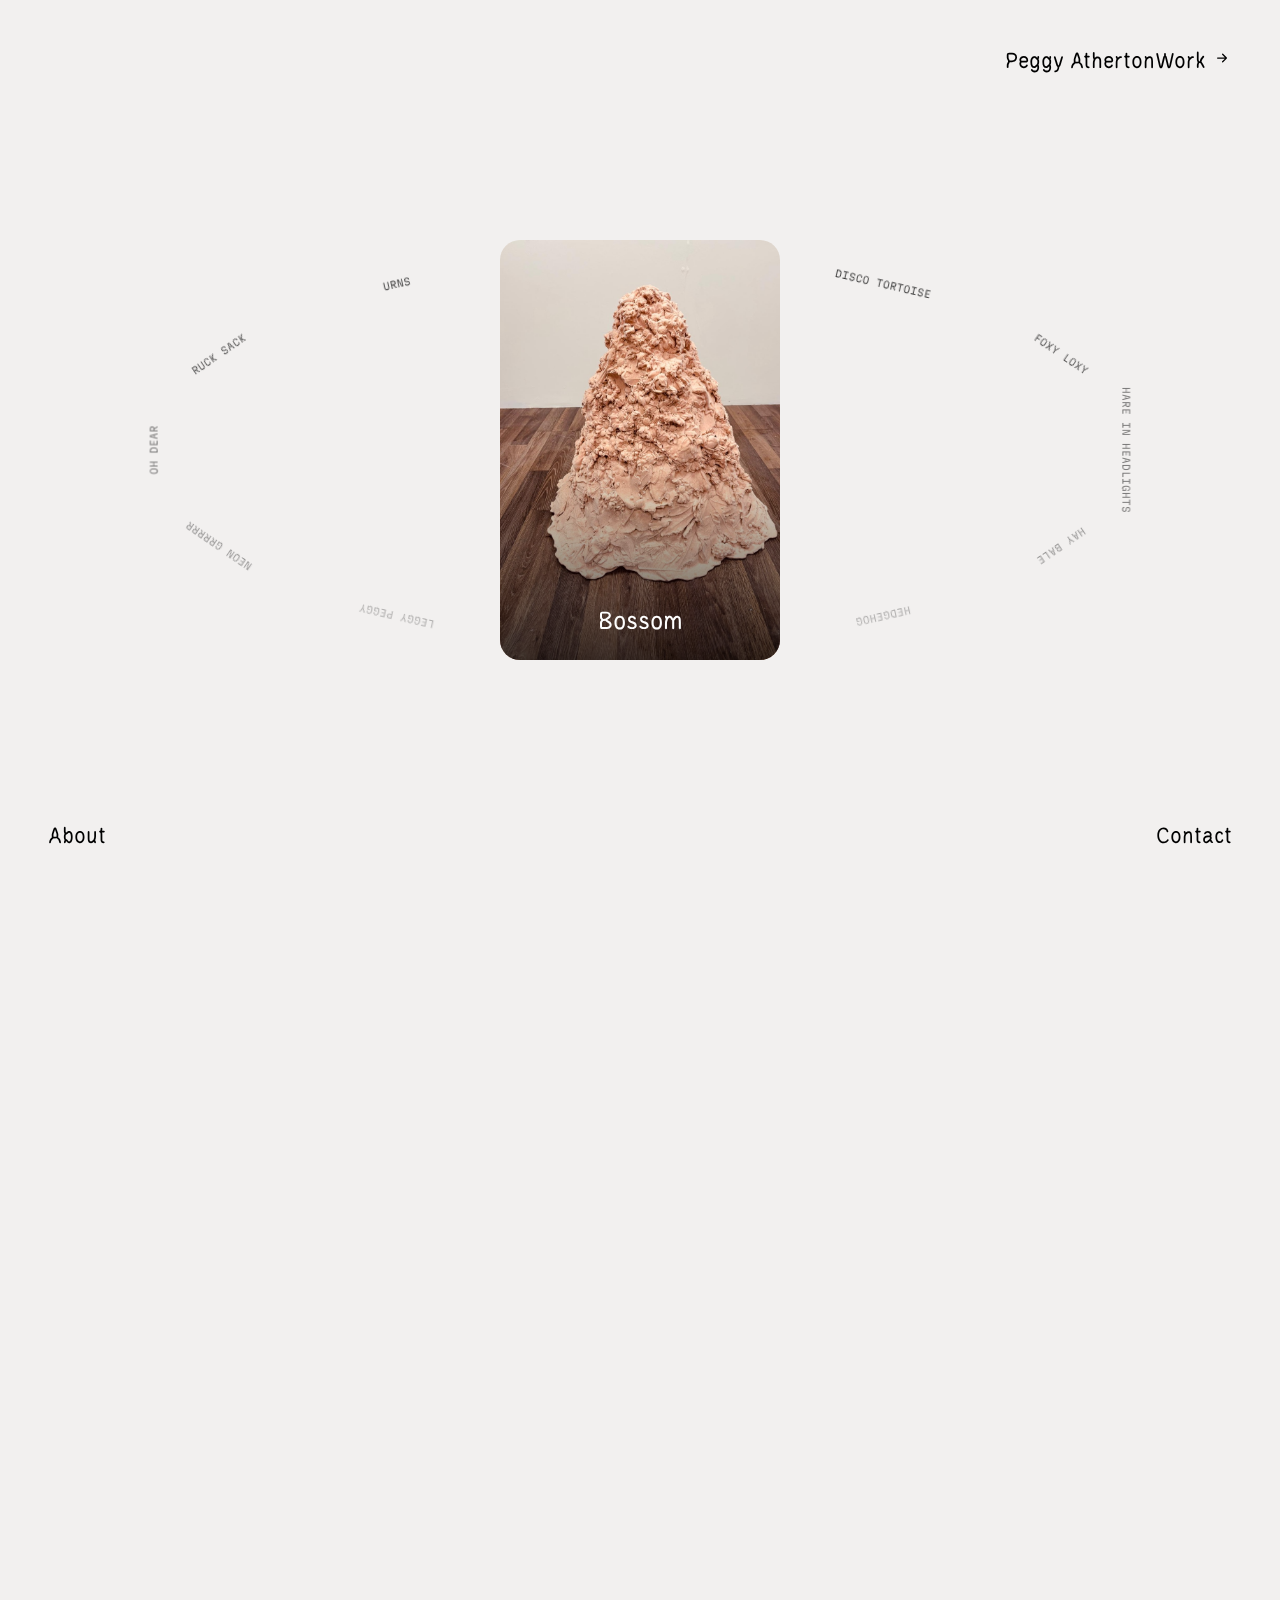
<file: index.html>
<!DOCTYPE html>
<html lang="en">
<head>
    <meta charset="UTF-8">
    <meta name="description" content="A portfolio page of a contemporary artist and sculptor Peggy Atherton. It features sculptural and mixed-media artworks using roadkill, found objects and experimental materials.">
    <meta name="viewport" content="width=device-width, initial-scale=1.0">
    <title>Peggy Atherton</title>
    <link rel="preconnect" href="https://fonts.googleapis.com">
    <link rel="preconnect" href="https://fonts.gstatic.com" crossorigin>
    <link href="https://fonts.googleapis.com/css2?family=Martian+Mono:wght@100..800&display=swap" rel="stylesheet">
    <link rel="stylesheet" href="src/css/style.css">
</head>
<body>

    <section class="work">
        <a href="index.html">
            <h2>Peggy Atherton</h2>
        </a>
        <a id="work-link" href="src/work.html"><h2>Work <svg xmlns="http://www.w3.org/2000/svg" width="20" height="20" fill="currentColor" class="bi bi-arrow-right-short"
            viewBox="0 0 16 16">
            <path fill-rule="evenodd"
                d="M4 8a.5.5 0 0 1 .5-.5h5.793L8.146 5.354a.5.5 0 1 1 .708-.708l3 3a.5.5 0 0 1 0 .708l-3 3a.5.5 0 0 1-.708-.708L10.293 8.5H4.5A.5.5 0 0 1 4 8z" />
        </svg></h2> </a> 
        
    </section>

    <div class="scene" id="scene">
        <div class="scene-sticky">
            <div class="active-display" id="activeDisplay">
                <div class="center-card" id="centerCard"></div>

            </div>
            <div class="track" id="track">

            </div>
        </div>
    </div>

    <section class="about-section">
        <a href="src/about.html"><h2>About</h2></a>
        <a href=""><h2>Contact</h2></a>
    </section>

    <script src="src/js/main.js"></script>
    
</body>
</html>
</file>
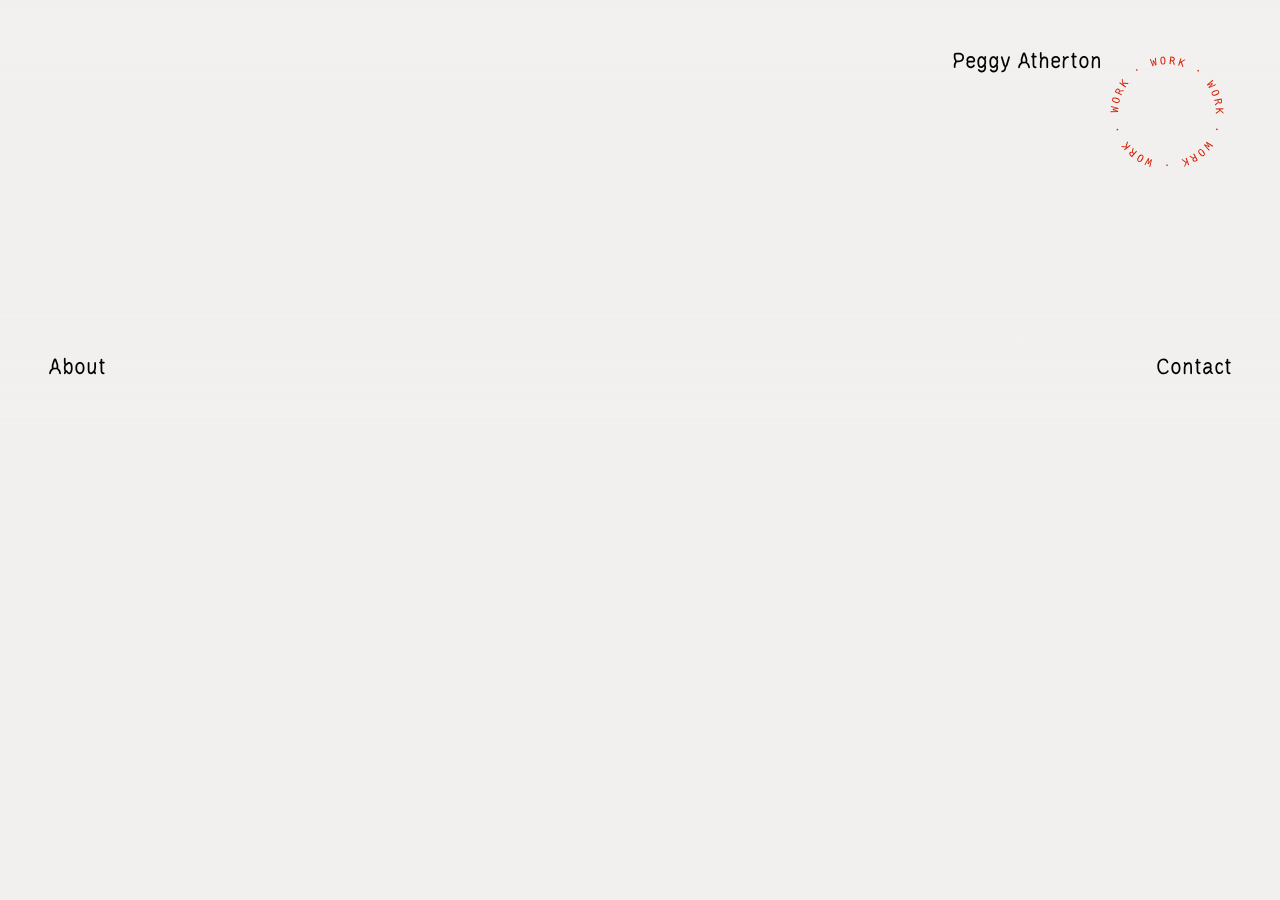
<file: src/work.html>
<!DOCTYPE html>
<html lang="en">
<head>
    <meta charset="UTF-8">
    <meta name="viewport" content="width=device-width, initial-scale=1.0">
    <link rel="stylesheet" href="css/style.css">
    <link rel="stylesheet" href="css/about.css">
    <link rel="stylesheet" href="css/work.css">
    <title>Peggy Atherton Work</title>
</head>
<body>
    <section class="work">
        <a href="../index.html">
            <h2>Peggy Atherton</h2>
        </a>

        <a href="work.html" class="circle-link" aria-label="Work">
            <svg class="circle-el" viewBox="0 0 400 400">
                <defs>
                    <path id="circlePath" d="M200 200
                             m -150 0
                             a 150 150 0 1 1 300 0
                             a 150 150 0 1 1 -300 0" />
                </defs>
        
                <g class="circle-spin">
                    <text class="circle-text">
                        <textPath href="#circlePath">
                            WORK · WORK · WORK · WORK · WORK ·
                        </textPath>
                    </text>
                </g>
            </svg>
        </a>
    </section>

    <section class="main-body" id="workGrid">

    </section>

    <section class="about-section">
        <a href="about.html">
            <h2>About</h2>
        </a>
        <a href="">
            <h2>Contact</h2>
        </a>
    </section>
    
</body>
</html>
</file>
<file: src/css/style.css>
/****************** FONTS *********************/

@font-face {
    font-family: "Velvelyne";
    font-weight: bold;
    src: url('../../public/fonts/Velvelyne-Bold.otf') format('opentype');

    font-family: "Velvelyne";
    font-weight: book;
    src: url('../../public/fonts/Velvelyne-Book.otf') format('opentype');

    font-family: "Velvelyne";
    font-weight: light;
    src: url('../../public/fonts/Velvelyne-Light.otf') format('opentype');

    font-family: "Velvelyne";
    font-weight: regular;
    src: url('../../public/fonts/Velvelyne-Regular.otf') format('opentype');
}

/**************** CSS VARIABLES *****************/

:root {
    --bg: rgb(242,240,239);
    --text: black;
    --accent: rgb(237, 33, 0);
    --radius-x: 38vw;
    --radius-y: 15vh;
    --card-w: min(280px, 50vh);
    --card-h: min(420px, 80vw);
}

*,
*::before,
*::after {
    box-sizing: border-box;
    margin: 0;
    padding: 0;
}

a {
    text-decoration: none;
    color: inherit;
    cursor: pointer;
}

html {
    scroll-behavior: smooth;
}

body {
    background: var(--bg);
    color: var(--text);
    font-family: "Velvelyne", sans-serif;
    font-weight: regular;
    min-height: 100vh;
    overflow-x: hidden;
}

/********************** SCENE CAROUSEL **********************/

.scene {
    position: relative;
    height: 500vh;
}

.scene-sticky {
    position: fixed;
    top: 50%;
    left: 50%;
    transform: translate(-50%, -50%);
    height: 100vh;
    width: 100vw;
    display: flex;
    flex-direction: column;
    align-items: center;
    justify-content: center;
    overflow: hidden;
}

/*********************** ELLIPSE TRACK *************************/

.track {
    position: relative;
    width: calc(var(--radius-x) * 2);
    height: calc(var(--radius-y) * 2);
    cursor: grab;
    transform-style: preserve-3d;
}

/*********************** TRACK ITEMS ***************************/

.track-item {
    position: absolute;
    top: 50%;
    left: 50%;
    font-family: "Martian Mono", monospace;
    font-weight: 300;
    font-size: min(0.6rem);
    text-transform: uppercase;
    white-space: nowrap;
}

.track-item.active {
    color: var(--accent);
    font-size: 1.5rem;
}

/************************ DISPLAY CARD ******************************/

.active-display {
    position: absolute;
    top: 50%;
    left: 50%;
    transform: translate(-50%, -50%);
    pointer-events: none;
    z-index: 5;
}

.display-card {
    width: var(--card-w);
    height: var(--card-h);
    position: relative;
    overflow: hidden;
}

.display-card img {
    border-radius: 20px;
    width: 100%;
    height: 100%;
    object-fit: cover;
    display: block;
    transition: transform 0.5s ease;
}

.display-card::after {
    content: "";
    position: absolute;
    inset: 0;
    background: linear-gradient(to top, 
        rgba(0, 0, 0, 0.7) 0%, 
        rgba(0, 0, 0, 0) 50%, 
        transparent 100%);
    pointer-events: none;
    border-radius: 20px;
}

.card-title {
    font-size: 1.7rem;
    color: white;
    text-align: center;
    max-width: 100%;
}

.card-footer {
    position: absolute;
    bottom: 5%;
    left: 50%;
    transform: translateX(-50%);
    z-index: 2;
    pointer-events: auto;
}

/********************* WORK SECTION *************************/

.work a {
    display: inline-block;
    cursor: pointer;
    text-decoration: none;
}
.work {
    z-index: 100;
    position: sticky;
    top: 0;
    right: 0;
    display: flex;
    flex-direction: row;
    align-items: center;
    justify-content: flex-end;
    padding: 3rem 3rem 2rem 0;
}


/******************* ABOUT SECTION **************************/

.about-section {
    position: sticky;
    bottom: 0;
    display: flex;
    flex-direction: row;
    align-items: center;
    justify-content: space-between;
    padding: 3rem 3rem;
}

/***************** CARD ANIMATION ON ENTER | EXIT ********************/

@keyframes popIn {
    0% {
        opacity: 0;
        transform: scale(0.8);
    }

    80% {
        transform: scale(1.03);
    }

    100% {
        opacity: 1;
        transform: scale(1);
    }
}

.display-card {
    animation: popIn 0.4s cubic-bezier(0.22, 1, 0.30, 1) both;
}

/************************* RESPONSIVE DESIGN ************************/

/*----------------------- PHONES, SMALL DEVICES --------------------*/

@media (max-width: 600px) {
    :root {
        --radius-x: 40vw;
        --radius-y: 45vw;
    }
}
/*------------------ PORTRAIT TABLETS AND LARGE PHONES ------------*/

@media only screen and (min-width: 600px) {
        :root {
            --radius-x: 40vw;
            --radius-y: 30vh;
        }
}
/*--------------------- MEDIUM DEVICES ----------------------------*/

@media only screen and (min-width: 768px) {
    :root {
        --radius-x: 38vw;
        --radius-y: 25vh;
    }
}

/*------------------ LARGE DEVICES, DESKTOPS ---------------------*/

@media only screen and (min-width: 992px) {

        :root {
            --radius-x: 38vw;
            --radius-y: 18vh;
        }
}

/*------------------ XL DEVICES AND UP ---------------------------*/

@media only screen and (min-width: 1200px) {
    :root {
        --radius-x: 38vw;
        --radius-y: 15vh;
    }
}
</file>
<file: src/css/about.css>
.main-body {
    max-width: 100vw;
    display: flex;
    justify-content: space-between;
    padding: 3rem;
    flex-wrap: wrap;
    gap: 6rem;
}

.main-body div:first-child {
    flex: 0 0 20%;
}
.main-body div:last-child {
    flex: 1 1 0;
}

.cv-section {
    padding: 3rem;
}

.cv-col {
    display: flex;
    justify-content: space-between;
    gap: 6rem;
    padding-top: 3rem;
}

p {
    font-family: "Martian Mono", monospace;
    line-height: 1.9rem;
    padding-bottom: 3rem;
    text-align: justify;
}

img {
    max-height: 60vh;
    border-radius: 20px;
    grid-row: 1 / 3;
}

figure {
    display: table;
}

figcaption {
    font-family: "Martian Mono", monospace;
    font-size: 0.7rem;
    display: table-caption;
    caption-side: bottom;
    line-height: 1rem;
}

video {
    border-radius: 20px;
}

/******************** Circular ABOUT link *******************/

.circle-link {
    display: inline-flex;
    align-items: center;
    justify-content: center;
}

.circle-el {
    width: 130px;
    height: 130px;
    display: block;
}

.circle-text {
    font-family: "Martian Mono", monospace;
    font-size: 2rem;
    text-transform: uppercase;
    letter-spacing: 4px;
    fill: #D41D00;
}

.circle-link:hover .circle-text {
    font-style: normal;
}

.circle-spin {
    transform-origin: 50% 50%;
    animation: spinText 18s linear infinite;
}

@keyframes spinText {
    from {
        transform: rotate(0deg);
    }
    to {
        transform: rotate(360deg);
    }
}

.about-section {
    align-items: end;
    backdrop-filter: blur(5px);
    background: linear-gradient(transparent, rgb(242, 240, 239));
    padding: 3rem 3rem;
}

.work {
    align-items: start;
    backdrop-filter: blur(5px);
    background: linear-gradient(rgb(242, 240, 239), transparent);  
}


/************************* RESPONSIVE DESIGN ************************/

/*------------------------ DARK THEME ------------------------------*/

@media (prefers-color-scheme: dark) {
    .about-section {
        background: linear-gradient(transparent, rgb(31 31 31));
    }

    .work {
        background: linear-gradient(rgb(31 31 31), transparent);
    }
    .circle-text {
        fill: #d2e300;
    }
}

/*----------------------- PHONES, SMALL DEVICES --------------------*/

@media (max-width: 600px) {
    .main-body, .cv-col {
        flex-direction: column;
        align-items: center;
        gap: 2rem;
        padding: 1.5rem 1.5rem;
    }
    img {
        max-width: 100vw;
        max-height: 100vh;

    }

    .main-body>div {
        flex: 1 1 100%;
        padding: 1.5rem;
    }

    .about-circle {
        width: 110px;
        height: 110px;
    }
}

/*------------------ PORTRAIT TABLETS AND LARGE PHONES ------------*/

@media only screen and (max-width: 600px) {
    .main-body, .cv-col {
        flex-direction: column;
        align-items: center;
        gap: 2rem;
        padding: 3rem 3rem;
    }
}

/*--------------------- MEDIUM DEVICES ----------------------------*/

/* @media only screen and (max-width: 768px) {
    .main-body,
    .cv-col {
        flex-direction: column;
        align-items: center;
        gap: 2rem;
        padding: 3rem 3rem;
    }
} */

/*------------------ LARGE DEVICES, DESKTOPS ---------------------*/

@media only screen and (max-width: 992px) {
        .main-body,
            .cv-col {
                flex-direction: column;
                align-items: center;
                gap: 2rem;
            }
}
</file>
<file: src/css/work.css>
.circle-text {
    letter-spacing: 7.5px;
}
</file>
